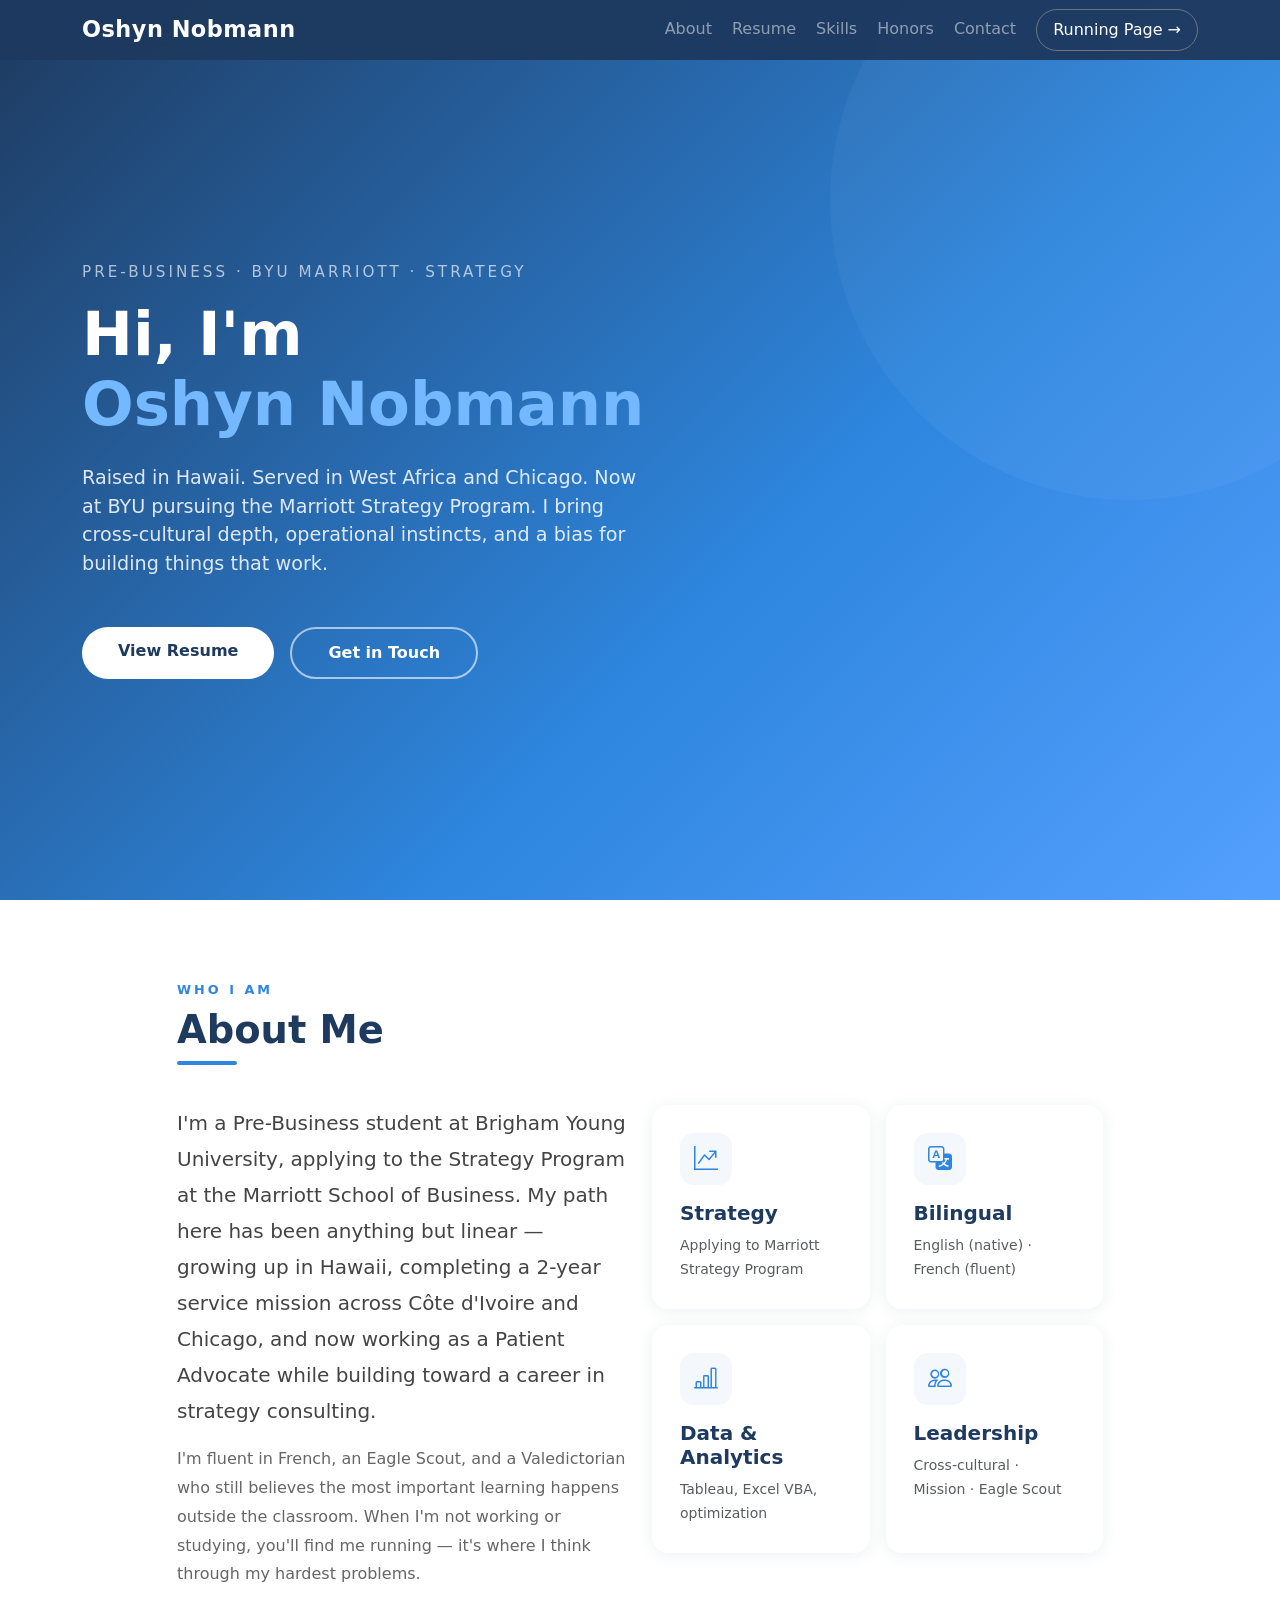
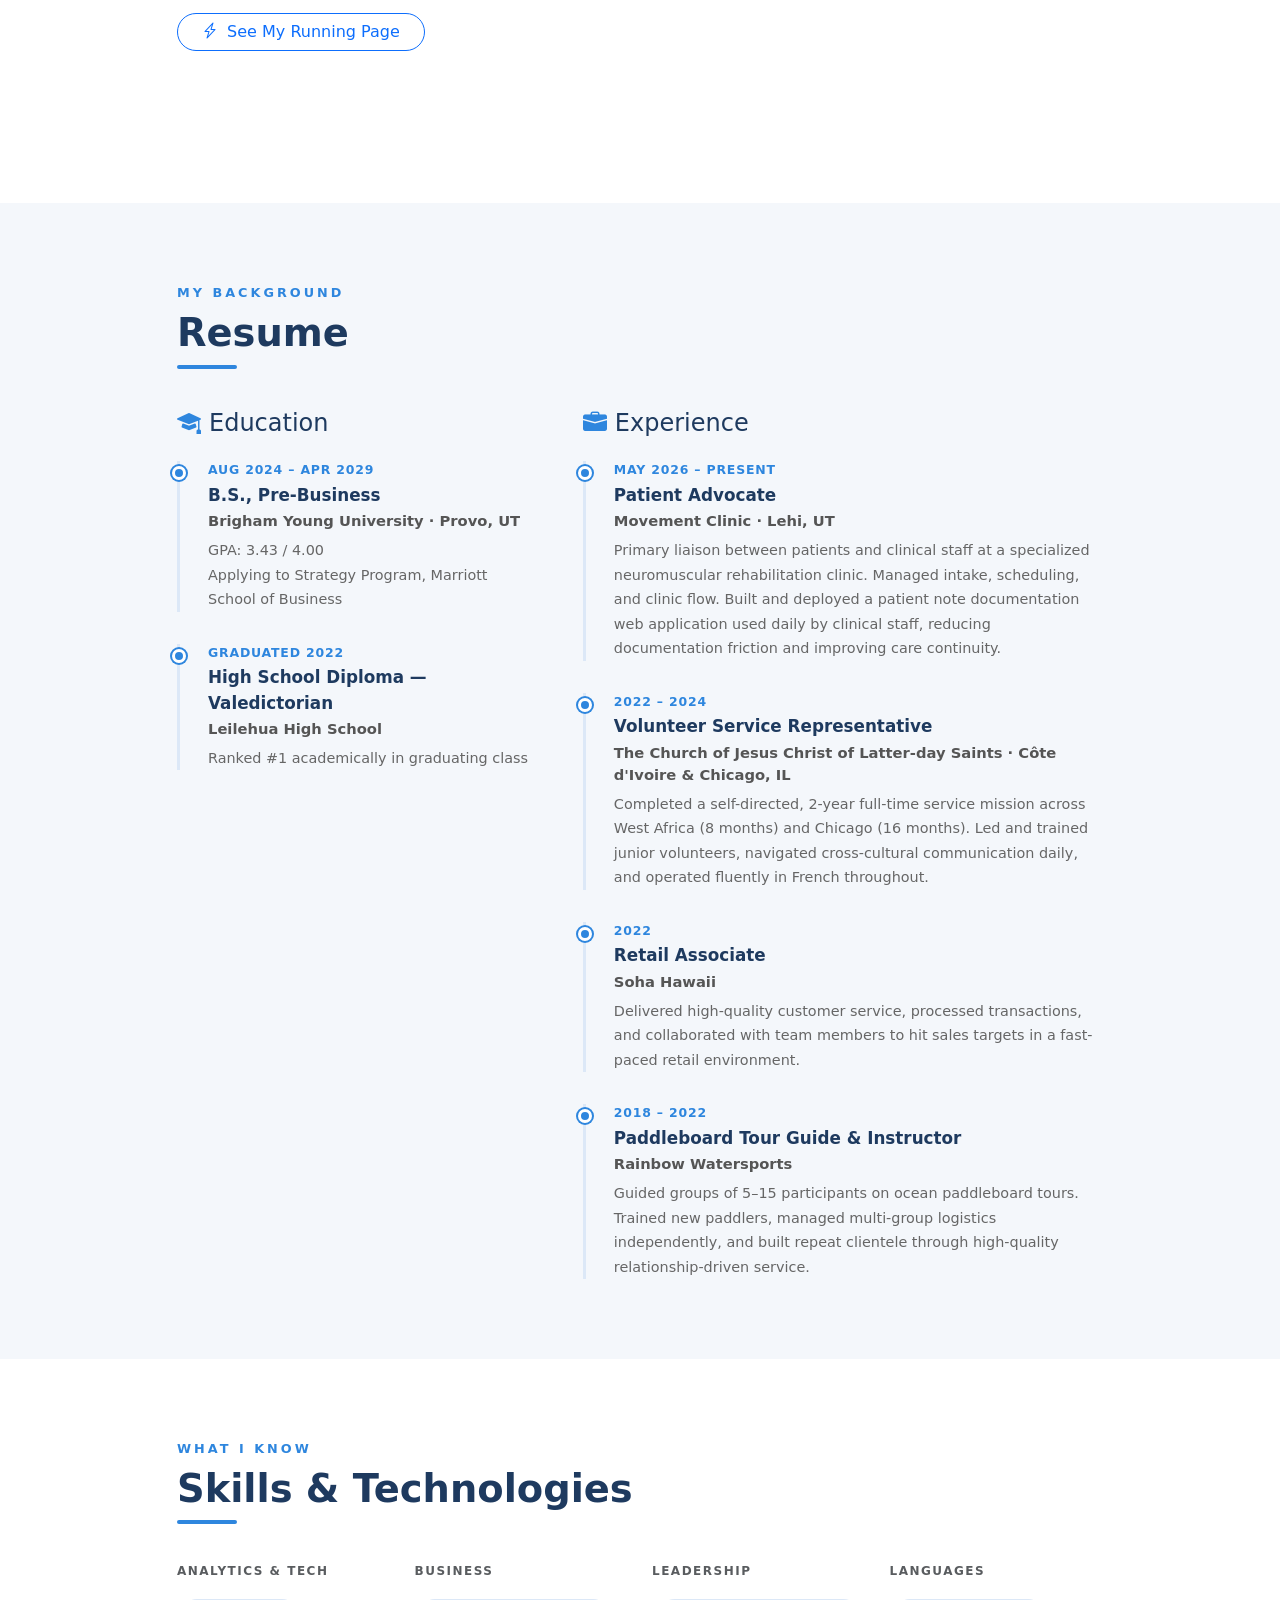
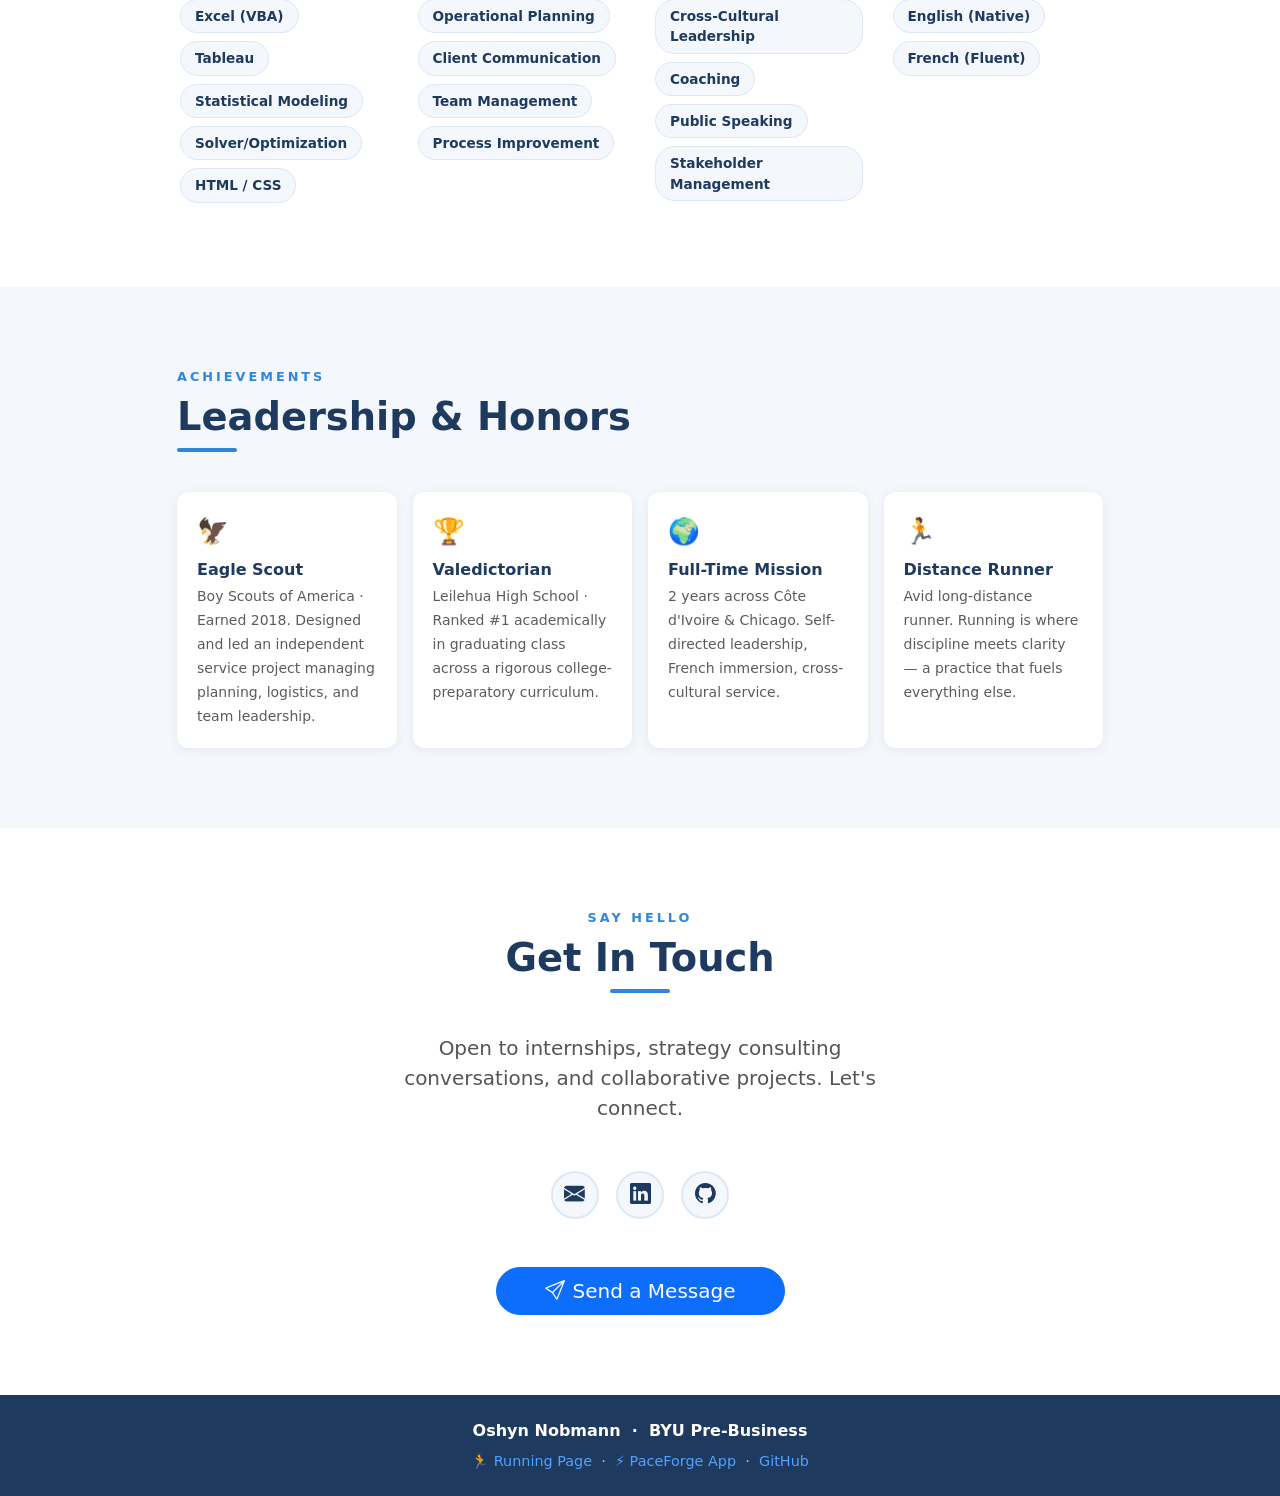
<file: index.html>
<!DOCTYPE html>
<html lang="en">
<head>
  <meta charset="UTF-8">
  <meta name="viewport" content="width=device-width, initial-scale=1.0">
  <title>Oshyn Nobmann | Portfolio</title>
  <link href="https://cdn.jsdelivr.net/npm/bootstrap@5.3.2/dist/css/bootstrap.min.css" rel="stylesheet">
  <link href="https://cdn.jsdelivr.net/npm/bootstrap-icons@1.11.3/font/bootstrap-icons.css" rel="stylesheet">
  <style>
    :root {
      --primary: #1e3a5f;
      --accent:  #2e86de;
      --accent2: #54a0ff;
      --light:   #f4f7fb;
    }

    html { scroll-behavior: smooth; }

    body {
      font-family: 'Segoe UI', system-ui, sans-serif;
      color: #333;
    }

    /* ── Navbar ── */
    .navbar {
      background: rgba(30, 58, 95, 0.96);
      backdrop-filter: blur(12px);
    }
    .navbar-brand {
      font-weight: 700;
      font-size: 1.4rem;
      letter-spacing: 0.5px;
    }
    .nav-link:hover { color: var(--accent2) !important; }

    /* ── Hero ── */
    .hero {
      background: linear-gradient(135deg, #1e3a5f 0%, #2e86de 60%, #54a0ff 100%);
      min-height: 100vh;
      display: flex;
      align-items: center;
      padding: 120px 0 80px;
      color: #fff;
      position: relative;
      overflow: hidden;
    }
    .hero::after {
      content: '';
      position: absolute;
      width: 600px; height: 600px;
      background: rgba(255,255,255,0.04);
      border-radius: 50%;
      right: -150px; top: -100px;
    }
    .hero h1 {
      font-size: clamp(2.4rem, 5vw, 3.8rem);
      font-weight: 800;
      line-height: 1.15;
    }
    .hero .subtitle {
      font-size: 1.2rem;
      opacity: 0.85;
      max-width: 560px;
    }
    .hero .tagline {
      font-size: 0.95rem;
      text-transform: uppercase;
      letter-spacing: 3px;
      opacity: 0.65;
    }
    .btn-hero-primary {
      background: #fff;
      color: var(--primary);
      font-weight: 700;
      padding: 12px 36px;
      border-radius: 50px;
      border: none;
      text-decoration: none;
      transition: transform 0.2s, box-shadow 0.2s;
      display: inline-block;
    }
    .btn-hero-primary:hover {
      transform: translateY(-2px);
      box-shadow: 0 8px 24px rgba(0,0,0,0.2);
      color: var(--primary);
    }
    .btn-hero-outline {
      background: transparent;
      color: #fff;
      font-weight: 600;
      padding: 12px 36px;
      border-radius: 50px;
      border: 2px solid rgba(255,255,255,0.6);
      text-decoration: none;
      display: inline-block;
      transition: background 0.2s, border-color 0.2s;
    }
    .btn-hero-outline:hover {
      background: rgba(255,255,255,0.15);
      border-color: #fff;
      color: #fff;
    }

    /* ── Section headings ── */
    .section-label {
      font-size: 0.8rem;
      font-weight: 700;
      text-transform: uppercase;
      letter-spacing: 3px;
      color: var(--accent);
      margin-bottom: 8px;
    }
    .section-title {
      font-size: clamp(1.8rem, 3vw, 2.4rem);
      font-weight: 800;
      color: var(--primary);
      margin-bottom: 0.5rem;
    }
    .title-underline {
      width: 60px;
      height: 4px;
      background: var(--accent);
      border-radius: 2px;
      margin-bottom: 2.5rem;
    }

    /* ── About cards ── */
    .about-card {
      border: none;
      border-radius: 16px;
      padding: 28px;
      background: #fff;
      box-shadow: 0 2px 16px rgba(30,58,95,0.08);
      transition: transform 0.25s, box-shadow 0.25s;
      height: 100%;
    }
    .about-card:hover {
      transform: translateY(-5px);
      box-shadow: 0 12px 32px rgba(30,58,95,0.14);
    }
    .about-card .icon-wrap {
      width: 52px; height: 52px;
      background: var(--light);
      border-radius: 14px;
      display: flex; align-items: center; justify-content: center;
      font-size: 1.5rem;
      color: var(--accent);
      margin-bottom: 16px;
    }
    .about-card h5 { font-weight: 700; color: var(--primary); }

    /* ── Timeline ── */
    .timeline { position: relative; }
    .timeline-item {
      padding-left: 28px;
      border-left: 3px solid #dce8f7;
      margin-bottom: 32px;
      position: relative;
    }
    .timeline-item:last-child { margin-bottom: 0; }
    .timeline-item::before {
      content: '';
      position: absolute;
      left: -8px; top: 5px;
      width: 14px; height: 14px;
      background: var(--accent);
      border: 3px solid #fff;
      border-radius: 50%;
      box-shadow: 0 0 0 2px var(--accent);
    }
    .timeline-date {
      font-size: 0.78rem;
      font-weight: 700;
      text-transform: uppercase;
      letter-spacing: 0.8px;
      color: var(--accent);
    }
    .timeline-title {
      font-weight: 700;
      font-size: 1.05rem;
      color: var(--primary);
      margin: 3px 0 2px;
    }
    .timeline-org {
      font-weight: 600;
      color: #555;
      font-size: 0.92rem;
    }
    .timeline-body {
      color: #666;
      font-size: 0.9rem;
      margin-top: 6px;
      line-height: 1.7;
    }

    /* ── Skills ── */
    .skill-chip {
      display: inline-block;
      background: var(--light);
      color: var(--primary);
      font-weight: 600;
      font-size: 0.85rem;
      padding: 6px 14px;
      border-radius: 20px;
      margin: 4px 3px;
      border: 1px solid #dce8f7;
      transition: background 0.2s, color 0.2s;
    }
    .skill-chip:hover {
      background: var(--accent);
      color: #fff;
      border-color: var(--accent);
    }

    /* ── Honor cards ── */
    .honor-card {
      border: none;
      border-radius: 12px;
      padding: 20px;
      background: #fff;
      box-shadow: 0 2px 12px rgba(30,58,95,0.07);
      height: 100%;
    }
    .honor-card .honor-icon {
      font-size: 1.6rem;
      margin-bottom: 10px;
    }
    .honor-card h6 { font-weight: 700; color: var(--primary); margin-bottom: 4px; }

    /* ── Social icons ── */
    .social-btn {
      display: inline-flex;
      align-items: center; justify-content: center;
      width: 48px; height: 48px;
      border-radius: 50%;
      background: var(--light);
      color: var(--primary);
      font-size: 1.3rem;
      text-decoration: none;
      margin: 0 6px;
      transition: background 0.2s, color 0.2s, transform 0.2s;
      border: 2px solid #dce8f7;
    }
    .social-btn:hover {
      background: var(--accent);
      color: #fff;
      border-color: var(--accent);
      transform: translateY(-3px);
    }

    /* ── Footer ── */
    footer {
      background: var(--primary);
      color: rgba(255,255,255,0.7);
    }
    footer a { color: var(--accent2); text-decoration: none; }
    footer a:hover { color: #fff; }

    .bg-soft { background: var(--light); }
  </style>
</head>
<body>

  <!-- ═══════════════════ NAVBAR ═══════════════════ -->
  <nav class="navbar navbar-expand-lg navbar-dark fixed-top">
    <div class="container">
      <a class="navbar-brand text-white" href="#home">Oshyn Nobmann</a>
      <button class="navbar-toggler" type="button" data-bs-toggle="collapse" data-bs-target="#mainNav">
        <span class="navbar-toggler-icon"></span>
      </button>
      <div class="collapse navbar-collapse" id="mainNav">
        <ul class="navbar-nav ms-auto gap-1">
          <li class="nav-item"><a class="nav-link text-white-50" href="#about">About</a></li>
          <li class="nav-item"><a class="nav-link text-white-50" href="#resume">Resume</a></li>
          <li class="nav-item"><a class="nav-link text-white-50" href="#skills">Skills</a></li>
          <li class="nav-item"><a class="nav-link text-white-50" href="#honors">Honors</a></li>
          <li class="nav-item"><a class="nav-link text-white-50" href="#contact">Contact</a></li>
          <li class="nav-item ms-2">
            <a class="nav-link text-white border border-secondary rounded-pill px-3" href="scratch.html">Running Page →</a>
          </li>
        </ul>
      </div>
    </div>
  </nav>

  <!-- ═══════════════════ HERO ═══════════════════ -->
  <section id="home" class="hero">
    <div class="container position-relative">
      <div class="row">
        <div class="col-lg-7">
          <p class="tagline mb-3">Pre-Business · BYU Marriott · Strategy</p>
          <h1 class="mb-4">
            Hi, I'm<br>
            <span style="color: #74b9ff;">Oshyn Nobmann</span>
          </h1>
          <p class="subtitle mb-5">
            Raised in Hawaii. Served in West Africa and Chicago. Now at BYU pursuing the Marriott Strategy Program. I bring cross-cultural depth, operational instincts, and a bias for building things that work.
          </p>
          <div class="d-flex flex-wrap gap-3">
            <a href="#resume" class="btn-hero-primary">View Resume</a>
            <a href="#contact" class="btn-hero-outline">Get in Touch</a>
          </div>
        </div>
      </div>
    </div>
  </section>

  <!-- ═══════════════════ ABOUT ═══════════════════ -->
  <section id="about" style="padding: 80px 0;">
    <div class="container">
      <div class="row justify-content-center mb-5">
        <div class="col-lg-10">
          <p class="section-label">Who I Am</p>
          <h2 class="section-title">About Me</h2>
          <div class="title-underline"></div>
          <div class="row g-4 mb-4">
            <div class="col-md-6">
              <p class="lead" style="color: #444; line-height: 1.8;">
                I'm a Pre-Business student at Brigham Young University, applying to the Strategy Program at the Marriott School of Business. My path here has been anything but linear — growing up in Hawaii, completing a 2-year service mission across Côte d'Ivoire and Chicago, and now working as a Patient Advocate while building toward a career in strategy consulting.
              </p>
              <p style="color: #666; line-height: 1.8;">
                I'm fluent in French, an Eagle Scout, and a Valedictorian who still believes the most important learning happens outside the classroom. When I'm not working or studying, you'll find me running — it's where I think through my hardest problems.
              </p>
              <a href="scratch.html" class="btn btn-outline-primary mt-2 rounded-pill px-4">
                <i class="bi bi-lightning-charge me-1"></i> See My Running Page
              </a>
            </div>
            <div class="col-md-6">
              <div class="row g-3">
                <div class="col-6">
                  <div class="about-card">
                    <div class="icon-wrap"><i class="bi bi-graph-up-arrow"></i></div>
                    <h5>Strategy</h5>
                    <small class="text-muted">Applying to Marriott Strategy Program</small>
                  </div>
                </div>
                <div class="col-6">
                  <div class="about-card">
                    <div class="icon-wrap"><i class="bi bi-translate"></i></div>
                    <h5>Bilingual</h5>
                    <small class="text-muted">English (native) · French (fluent)</small>
                  </div>
                </div>
                <div class="col-6">
                  <div class="about-card">
                    <div class="icon-wrap"><i class="bi bi-bar-chart-line"></i></div>
                    <h5>Data & Analytics</h5>
                    <small class="text-muted">Tableau, Excel VBA, optimization</small>
                  </div>
                </div>
                <div class="col-6">
                  <div class="about-card">
                    <div class="icon-wrap"><i class="bi bi-people"></i></div>
                    <h5>Leadership</h5>
                    <small class="text-muted">Cross-cultural · Mission · Eagle Scout</small>
                  </div>
                </div>
              </div>
            </div>
          </div>
        </div>
      </div>
    </div>
  </section>

  <!-- ═══════════════════ RESUME ═══════════════════ -->
  <section id="resume" class="bg-soft" style="padding: 80px 0;">
    <div class="container">
      <div class="row justify-content-center">
        <div class="col-lg-10">
          <p class="section-label">My Background</p>
          <h2 class="section-title">Resume</h2>
          <div class="title-underline"></div>

          <div class="row g-5">

            <!-- Education -->
            <div class="col-md-5">
              <h4 class="mb-4 d-flex align-items-center gap-2" style="color: var(--primary);">
                <i class="bi bi-mortarboard-fill" style="color: var(--accent);"></i> Education
              </h4>
              <div class="timeline">
                <div class="timeline-item">
                  <div class="timeline-date">Aug 2024 – Apr 2029</div>
                  <div class="timeline-title">B.S., Pre-Business</div>
                  <div class="timeline-org">Brigham Young University · Provo, UT</div>
                  <div class="timeline-body">
                    GPA: 3.43 / 4.00<br>
                    Applying to Strategy Program, Marriott School of Business
                  </div>
                </div>
                <div class="timeline-item">
                  <div class="timeline-date">Graduated 2022</div>
                  <div class="timeline-title">High School Diploma — Valedictorian</div>
                  <div class="timeline-org">Leilehua High School</div>
                  <div class="timeline-body">
                    Ranked #1 academically in graduating class
                  </div>
                </div>
              </div>
            </div>

            <!-- Experience -->
            <div class="col-md-7">
              <h4 class="mb-4 d-flex align-items-center gap-2" style="color: var(--primary);">
                <i class="bi bi-briefcase-fill" style="color: var(--accent);"></i> Experience
              </h4>
              <div class="timeline">

                <div class="timeline-item">
                  <div class="timeline-date">May 2026 – Present</div>
                  <div class="timeline-title">Patient Advocate</div>
                  <div class="timeline-org">Movement Clinic · Lehi, UT</div>
                  <div class="timeline-body">
                    Primary liaison between patients and clinical staff at a specialized neuromuscular rehabilitation clinic. Managed intake, scheduling, and clinic flow. Built and deployed a patient note documentation web application used daily by clinical staff, reducing documentation friction and improving care continuity.
                  </div>
                </div>

                <div class="timeline-item">
                  <div class="timeline-date">2022 – 2024</div>
                  <div class="timeline-title">Volunteer Service Representative</div>
                  <div class="timeline-org">The Church of Jesus Christ of Latter-day Saints · Côte d'Ivoire &amp; Chicago, IL</div>
                  <div class="timeline-body">
                    Completed a self-directed, 2-year full-time service mission across West Africa (8 months) and Chicago (16 months). Led and trained junior volunteers, navigated cross-cultural communication daily, and operated fluently in French throughout.
                  </div>
                </div>

                <div class="timeline-item">
                  <div class="timeline-date">2022</div>
                  <div class="timeline-title">Retail Associate</div>
                  <div class="timeline-org">Soha Hawaii</div>
                  <div class="timeline-body">
                    Delivered high-quality customer service, processed transactions, and collaborated with team members to hit sales targets in a fast-paced retail environment.
                  </div>
                </div>

                <div class="timeline-item">
                  <div class="timeline-date">2018 – 2022</div>
                  <div class="timeline-title">Paddleboard Tour Guide &amp; Instructor</div>
                  <div class="timeline-org">Rainbow Watersports</div>
                  <div class="timeline-body">
                    Guided groups of 5–15 participants on ocean paddleboard tours. Trained new paddlers, managed multi-group logistics independently, and built repeat clientele through high-quality relationship-driven service.
                  </div>
                </div>

              </div>
            </div>
          </div><!-- /row -->
        </div>
      </div>
    </div>
  </section>

  <!-- ═══════════════════ SKILLS ═══════════════════ -->
  <section id="skills" style="padding: 80px 0;">
    <div class="container">
      <div class="row justify-content-center">
        <div class="col-lg-10">
          <p class="section-label">What I Know</p>
          <h2 class="section-title">Skills &amp; Technologies</h2>
          <div class="title-underline"></div>
          <div class="row g-4">
            <div class="col-sm-6 col-md-3">
              <h6 class="text-muted fw-bold mb-3 text-uppercase" style="font-size: 0.75rem; letter-spacing: 1.5px;">Analytics &amp; Tech</h6>
              <div>
                <span class="skill-chip">Excel (VBA)</span>
                <span class="skill-chip">Tableau</span>
                <span class="skill-chip">Statistical Modeling</span>
                <span class="skill-chip">Solver/Optimization</span>
                <span class="skill-chip">HTML / CSS</span>
              </div>
            </div>
            <div class="col-sm-6 col-md-3">
              <h6 class="text-muted fw-bold mb-3 text-uppercase" style="font-size: 0.75rem; letter-spacing: 1.5px;">Business</h6>
              <div>
                <span class="skill-chip">Operational Planning</span>
                <span class="skill-chip">Client Communication</span>
                <span class="skill-chip">Team Management</span>
                <span class="skill-chip">Process Improvement</span>
              </div>
            </div>
            <div class="col-sm-6 col-md-3">
              <h6 class="text-muted fw-bold mb-3 text-uppercase" style="font-size: 0.75rem; letter-spacing: 1.5px;">Leadership</h6>
              <div>
                <span class="skill-chip">Cross-Cultural Leadership</span>
                <span class="skill-chip">Coaching</span>
                <span class="skill-chip">Public Speaking</span>
                <span class="skill-chip">Stakeholder Management</span>
              </div>
            </div>
            <div class="col-sm-6 col-md-3">
              <h6 class="text-muted fw-bold mb-3 text-uppercase" style="font-size: 0.75rem; letter-spacing: 1.5px;">Languages</h6>
              <div>
                <span class="skill-chip">English (Native)</span>
                <span class="skill-chip">French (Fluent)</span>
              </div>
            </div>
          </div>
        </div>
      </div>
    </div>
  </section>

  <!-- ═══════════════════ HONORS ═══════════════════ -->
  <section id="honors" class="bg-soft" style="padding: 80px 0;">
    <div class="container">
      <div class="row justify-content-center">
        <div class="col-lg-10">
          <p class="section-label">Achievements</p>
          <h2 class="section-title">Leadership &amp; Honors</h2>
          <div class="title-underline"></div>
          <div class="row g-3">
            <div class="col-sm-6 col-md-3">
              <div class="honor-card">
                <div class="honor-icon">🦅</div>
                <h6>Eagle Scout</h6>
                <small class="text-muted">Boy Scouts of America · Earned 2018. Designed and led an independent service project managing planning, logistics, and team leadership.</small>
              </div>
            </div>
            <div class="col-sm-6 col-md-3">
              <div class="honor-card">
                <div class="honor-icon">🏆</div>
                <h6>Valedictorian</h6>
                <small class="text-muted">Leilehua High School · Ranked #1 academically in graduating class across a rigorous college-preparatory curriculum.</small>
              </div>
            </div>
            <div class="col-sm-6 col-md-3">
              <div class="honor-card">
                <div class="honor-icon">🌍</div>
                <h6>Full-Time Mission</h6>
                <small class="text-muted">2 years across Côte d'Ivoire &amp; Chicago. Self-directed leadership, French immersion, cross-cultural service.</small>
              </div>
            </div>
            <div class="col-sm-6 col-md-3">
              <div class="honor-card">
                <div class="honor-icon">🏃</div>
                <h6>Distance Runner</h6>
                <small class="text-muted">Avid long-distance runner. Running is where discipline meets clarity — a practice that fuels everything else.</small>
              </div>
            </div>
          </div>
        </div>
      </div>
    </div>
  </section>

  <!-- ═══════════════════ CONTACT ═══════════════════ -->
  <section id="contact" style="padding: 80px 0;">
    <div class="container text-center">
      <div class="row justify-content-center">
        <div class="col-lg-6">
          <p class="section-label">Say Hello</p>
          <h2 class="section-title mx-auto">Get In Touch</h2>
          <div class="title-underline mx-auto"></div>
          <p class="lead mb-5" style="color: #555;">
            Open to internships, strategy consulting conversations, and collaborative projects. Let's connect.
          </p>
          <div class="mb-5">
            <a href="mailto:oshynnobmann@gmail.com" class="social-btn" title="Email">
              <i class="bi bi-envelope-fill"></i>
            </a>
            <a href="https://linkedin.com/in/oshyn-nobmann-523285250" class="social-btn" title="LinkedIn" target="_blank">
              <i class="bi bi-linkedin"></i>
            </a>
            <a href="https://github.com/onobmann" class="social-btn" title="GitHub" target="_blank">
              <i class="bi bi-github"></i>
            </a>
          </div>
          <a href="mailto:oshynnobmann@gmail.com" class="btn btn-primary btn-lg rounded-pill px-5">
            <i class="bi bi-send me-2"></i>Send a Message
          </a>
        </div>
      </div>
    </div>
  </section>

  <!-- ═══════════════════ FOOTER ═══════════════════ -->
  <footer class="py-4 text-center">
    <div class="container">
      <p class="mb-2 fw-semibold text-white">Oshyn Nobmann &nbsp;·&nbsp; BYU Pre-Business</p>
      <p class="mb-0" style="font-size: 0.9rem;">
        <a href="scratch.html">🏃 Running Page</a>
        &nbsp;·&nbsp;
        <a href="webapp.html">⚡ PaceForge App</a>
        &nbsp;·&nbsp;
        <a href="https://github.com/onobmann" target="_blank">GitHub</a>
      </p>
    </div>
  </footer>

  <script src="https://cdn.jsdelivr.net/npm/bootstrap@5.3.2/dist/js/bootstrap.bundle.min.js"></script>
</body>
</html>
</file>
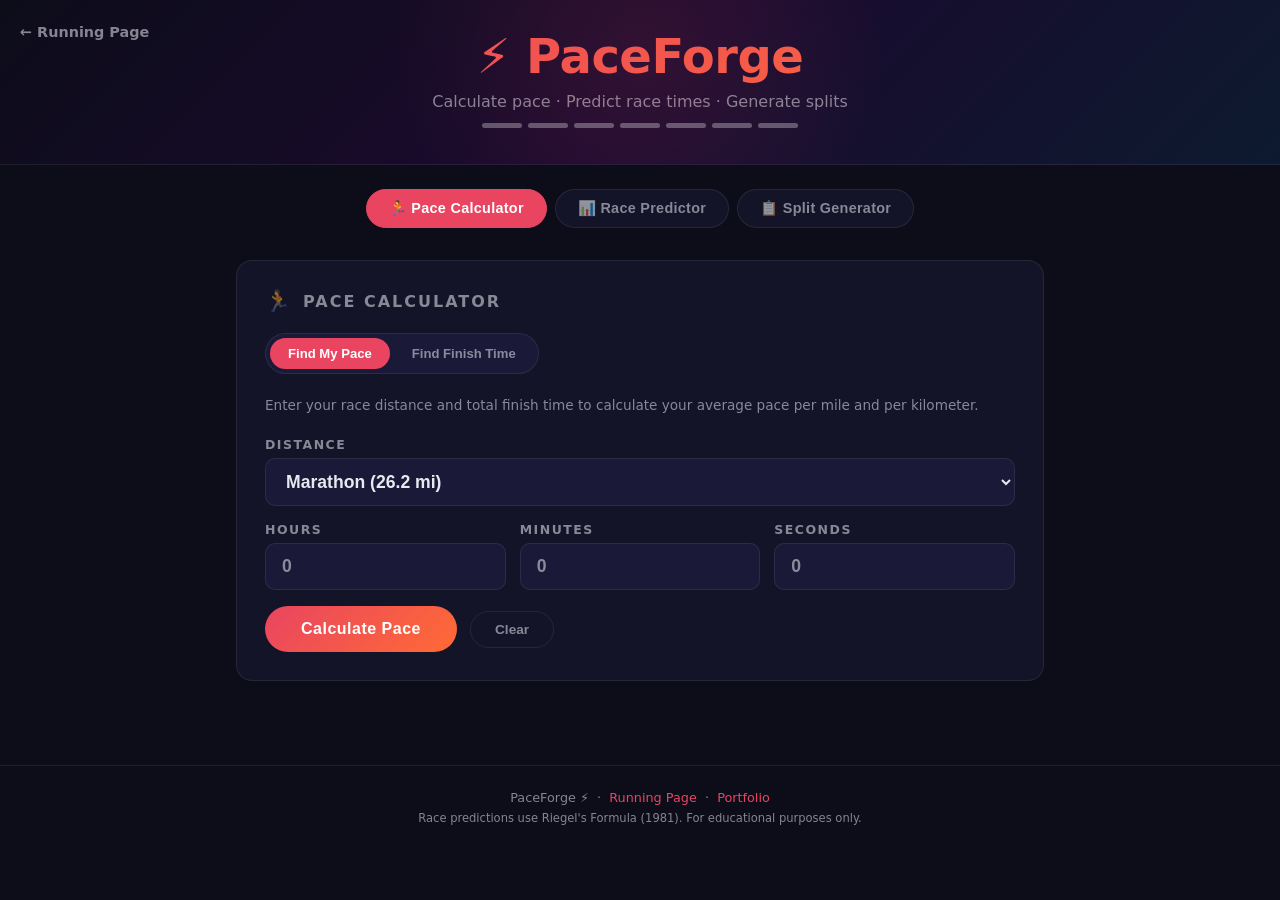
<file: webapp.html>
<!DOCTYPE html>
<html lang="en">
<!--
  webapp.html — PaceForge: Running Pace Calculator & Race Predictor
  ✓ Single page — all CSS, HTML, and JS in one file
  ✓ Linked from scratch.html
  ✓ Creative beyond a basic app:
      - Pace ↔ Time calculator (both directions)
      - Race predictor across 6 distances using Riegel's formula (T2 = T1 × (D2/D1)^1.06)
      - Mile-by-mile split generator with animated progress bars
      - "Famous runner comparison" benchmarks
      - Beautiful animated UI with running track theme
  AI-assisted and iteratively refined.
-->
<head>
  <meta charset="UTF-8">
  <meta name="viewport" content="width=device-width, initial-scale=1.0">
  <title>PaceForge ⚡ — Running Pace Calculator</title>
  <style>
    /* ══════════════════ RESET & BASE ══════════════════ */
    *, *::before, *::after { box-sizing: border-box; margin: 0; padding: 0; }

    :root {
      --bg:       #0d0d1a;
      --card:     #141428;
      --card2:    #1a1a38;
      --border:   rgba(255,255,255,0.08);
      --red:      #e94560;
      --orange:   #ff6b35;
      --blue:     #4fc3f7;
      --green:    #69f0ae;
      --text:     #e8e8f0;
      --muted:    rgba(232,232,240,0.55);
      --radius:   16px;
    }

    html { scroll-behavior: smooth; }

    body {
      font-family: 'Segoe UI', system-ui, sans-serif;
      background: var(--bg);
      color: var(--text);
      min-height: 100vh;
    }

    /* ══════════════════ HEADER ══════════════════ */
    .app-header {
      background: linear-gradient(135deg, #0d0d1a 0%, #1a0a2e 50%, #0d1a2e 100%);
      border-bottom: 1px solid var(--border);
      padding: 28px 24px 24px;
      text-align: center;
      position: relative;
      overflow: hidden;
    }
    .app-header::before {
      content: '';
      position: absolute;
      width: 500px; height: 500px;
      background: radial-gradient(circle, rgba(233,69,96,0.12) 0%, transparent 70%);
      top: -200px; left: 50%; transform: translateX(-50%);
      pointer-events: none;
    }
    .app-header h1 {
      font-size: clamp(2rem, 5vw, 3rem);
      font-weight: 800;
      background: linear-gradient(135deg, var(--red), var(--orange));
      -webkit-background-clip: text;
      -webkit-text-fill-color: transparent;
      background-clip: text;
      letter-spacing: -0.5px;
    }
    .app-header p {
      color: var(--muted);
      font-size: 1rem;
      margin-top: 8px;
    }
    .back-link {
      position: absolute;
      left: 20px; top: 24px;
      color: var(--muted);
      text-decoration: none;
      font-size: 0.9rem;
      font-weight: 600;
      transition: color 0.2s;
    }
    .back-link:hover { color: var(--red); }

    /* ══════════════════ TABS ══════════════════ */
    .tab-bar {
      display: flex;
      justify-content: center;
      gap: 8px;
      padding: 24px 16px 0;
      flex-wrap: wrap;
    }
    .tab-btn {
      background: var(--card);
      border: 1px solid var(--border);
      color: var(--muted);
      font-size: 0.9rem;
      font-weight: 700;
      padding: 10px 22px;
      border-radius: 50px;
      cursor: pointer;
      transition: background 0.2s, color 0.2s, border-color 0.2s;
      letter-spacing: 0.3px;
    }
    .tab-btn:hover { border-color: var(--red); color: var(--text); }
    .tab-btn.active {
      background: var(--red);
      border-color: var(--red);
      color: #fff;
    }

    /* ══════════════════ PANELS ══════════════════ */
    .panel { display: none; }
    .panel.active { display: block; }

    .container {
      max-width: 840px;
      margin: 0 auto;
      padding: 32px 16px 64px;
    }

    /* ══════════════════ CARDS ══════════════════ */
    .card {
      background: var(--card);
      border: 1px solid var(--border);
      border-radius: var(--radius);
      padding: 28px;
      margin-bottom: 20px;
    }
    .card-title {
      font-size: 1rem;
      font-weight: 700;
      color: var(--muted);
      text-transform: uppercase;
      letter-spacing: 2px;
      margin-bottom: 20px;
      display: flex;
      align-items: center;
      gap: 10px;
    }
    .card-title span { font-size: 1.3rem; }

    /* ══════════════════ FORM CONTROLS ══════════════════ */
    .form-row {
      display: flex;
      gap: 14px;
      flex-wrap: wrap;
      margin-bottom: 16px;
      align-items: flex-end;
    }
    .form-group {
      display: flex;
      flex-direction: column;
      gap: 6px;
      flex: 1;
      min-width: 120px;
    }
    label {
      font-size: 0.78rem;
      font-weight: 700;
      text-transform: uppercase;
      letter-spacing: 1.5px;
      color: var(--muted);
    }
    input[type="number"], select {
      background: var(--card2);
      border: 1px solid var(--border);
      color: var(--text);
      font-size: 1.1rem;
      font-weight: 600;
      padding: 12px 16px;
      border-radius: 10px;
      outline: none;
      width: 100%;
      transition: border-color 0.2s;
    }
    input[type="number"]:focus, select:focus {
      border-color: var(--red);
    }
    input[type="number"]::placeholder { color: var(--muted); }

    /* ══════════════════ BUTTONS ══════════════════ */
    .btn-calc {
      background: linear-gradient(135deg, var(--red), var(--orange));
      color: #fff;
      font-size: 1rem;
      font-weight: 700;
      padding: 14px 36px;
      border: none;
      border-radius: 50px;
      cursor: pointer;
      transition: transform 0.15s, box-shadow 0.15s, opacity 0.15s;
      letter-spacing: 0.5px;
    }
    .btn-calc:hover {
      transform: translateY(-2px);
      box-shadow: 0 8px 24px rgba(233,69,96,0.35);
    }
    .btn-calc:active { transform: translateY(0); opacity: 0.9; }

    .btn-secondary {
      background: transparent;
      color: var(--muted);
      font-size: 0.85rem;
      font-weight: 600;
      padding: 10px 24px;
      border: 1px solid var(--border);
      border-radius: 50px;
      cursor: pointer;
      transition: border-color 0.2s, color 0.2s;
      margin-left: 8px;
    }
    .btn-secondary:hover { border-color: var(--red); color: var(--red); }

    /* ══════════════════ RESULTS ══════════════════ */
    .result-box {
      background: linear-gradient(135deg, rgba(233,69,96,0.12), rgba(255,107,53,0.08));
      border: 1px solid rgba(233,69,96,0.3);
      border-radius: 14px;
      padding: 24px;
      margin-top: 20px;
      display: none;
    }
    .result-box.show { display: block; animation: fadeIn 0.35s ease; }

    @keyframes fadeIn { from { opacity:0; transform: translateY(8px); } to { opacity:1; transform: translateY(0); } }

    .result-main {
      font-size: clamp(2.2rem, 5vw, 3.4rem);
      font-weight: 800;
      background: linear-gradient(135deg, var(--red), var(--orange));
      -webkit-background-clip: text;
      -webkit-text-fill-color: transparent;
      background-clip: text;
      line-height: 1;
      margin-bottom: 6px;
    }
    .result-label {
      font-size: 0.82rem;
      font-weight: 700;
      text-transform: uppercase;
      letter-spacing: 2px;
      color: var(--muted);
    }
    .result-grid {
      display: grid;
      grid-template-columns: repeat(auto-fit, minmax(140px, 1fr));
      gap: 12px;
      margin-top: 16px;
    }
    .result-stat {
      background: rgba(255,255,255,0.04);
      border-radius: 10px;
      padding: 14px 16px;
      border: 1px solid var(--border);
    }
    .result-stat-val {
      font-size: 1.4rem;
      font-weight: 800;
      color: var(--blue);
    }
    .result-stat-lbl {
      font-size: 0.75rem;
      color: var(--muted);
      text-transform: uppercase;
      letter-spacing: 1px;
      margin-top: 4px;
    }

    /* ══════════════════ RACE TABLE ══════════════════ */
    .race-table {
      width: 100%;
      border-collapse: collapse;
      margin-top: 16px;
    }
    .race-table th {
      font-size: 0.75rem;
      font-weight: 700;
      text-transform: uppercase;
      letter-spacing: 1.5px;
      color: var(--muted);
      padding: 10px 14px;
      text-align: left;
      border-bottom: 1px solid var(--border);
    }
    .race-table td {
      padding: 12px 14px;
      border-bottom: 1px solid rgba(255,255,255,0.04);
      font-size: 0.95rem;
    }
    .race-table tr:hover td { background: rgba(255,255,255,0.03); }
    .race-table .pace-cell {
      font-weight: 700;
      color: var(--blue);
    }
    .race-table .time-cell {
      font-weight: 800;
      color: var(--text);
    }
    .race-table .diff-cell {
      font-size: 0.82rem;
      color: var(--green);
    }
    .input-race-badge {
      background: var(--red);
      color: #fff;
      font-size: 0.7rem;
      font-weight: 700;
      padding: 2px 8px;
      border-radius: 20px;
      margin-left: 8px;
      letter-spacing: 0.5px;
    }

    /* ══════════════════ SPLITS ══════════════════ */
    .splits-list {
      display: flex;
      flex-direction: column;
      gap: 8px;
      margin-top: 16px;
    }
    .split-row {
      display: flex;
      align-items: center;
      gap: 14px;
      animation: fadeIn 0.2s ease both;
    }
    .split-num {
      font-size: 0.75rem;
      font-weight: 700;
      color: var(--muted);
      width: 52px;
      flex-shrink: 0;
      text-align: right;
    }
    .split-bar-wrap {
      flex: 1;
      background: rgba(255,255,255,0.05);
      border-radius: 6px;
      height: 28px;
      overflow: hidden;
    }
    .split-bar {
      height: 100%;
      border-radius: 6px;
      display: flex;
      align-items: center;
      padding-left: 10px;
      font-size: 0.82rem;
      font-weight: 700;
      transition: width 0.6s ease;
    }
    .split-time {
      font-size: 0.88rem;
      font-weight: 700;
      color: var(--blue);
      width: 70px;
      flex-shrink: 0;
      text-align: right;
    }
    .split-cumulative {
      font-size: 0.75rem;
      color: var(--muted);
      width: 70px;
      flex-shrink: 0;
      text-align: right;
    }

    /* ══════════════════ BENCHMARKS ══════════════════ */
    .benchmark-grid {
      display: grid;
      grid-template-columns: repeat(auto-fit, minmax(200px, 1fr));
      gap: 12px;
      margin-top: 16px;
    }
    .benchmark-card {
      background: var(--card2);
      border: 1px solid var(--border);
      border-radius: 12px;
      padding: 16px;
      position: relative;
      overflow: hidden;
    }
    .benchmark-card .b-name {
      font-size: 0.88rem;
      font-weight: 700;
      color: var(--text);
      margin-bottom: 4px;
    }
    .benchmark-card .b-time {
      font-size: 1.3rem;
      font-weight: 800;
      color: var(--orange);
    }
    .benchmark-card .b-desc {
      font-size: 0.72rem;
      color: var(--muted);
      margin-top: 4px;
    }
    .benchmark-card .b-bar {
      height: 3px;
      background: linear-gradient(90deg, var(--red), var(--orange));
      border-radius: 2px;
      margin-top: 12px;
    }
    .your-marker {
      position: absolute;
      top: 0; right: 0;
      background: var(--green);
      color: #000;
      font-size: 0.65rem;
      font-weight: 800;
      padding: 3px 8px;
      letter-spacing: 0.5px;
    }

    /* ══════════════════ MODE TOGGLE ══════════════════ */
    .mode-toggle {
      display: flex;
      background: var(--card2);
      border: 1px solid var(--border);
      border-radius: 50px;
      padding: 4px;
      gap: 4px;
      width: fit-content;
      margin-bottom: 20px;
    }
    .mode-btn {
      font-size: 0.82rem;
      font-weight: 700;
      padding: 8px 18px;
      border-radius: 50px;
      border: none;
      cursor: pointer;
      background: transparent;
      color: var(--muted);
      transition: background 0.2s, color 0.2s;
    }
    .mode-btn.active {
      background: var(--red);
      color: #fff;
    }

    /* ══════════════════ DIVIDER ══════════════════ */
    .divider {
      border: none;
      border-top: 1px solid var(--border);
      margin: 24px 0;
    }

    /* ══════════════════ INFO TEXT ══════════════════ */
    .info-text {
      font-size: 0.85rem;
      color: var(--muted);
      line-height: 1.7;
      margin-bottom: 20px;
    }

    /* ══════════════════ ERROR ══════════════════ */
    .error-msg {
      color: var(--red);
      font-size: 0.88rem;
      font-weight: 600;
      margin-top: 12px;
      display: none;
    }
    .error-msg.show { display: block; }

    /* ══════════════════ TRACK DECORATION ══════════════════ */
    .track-deco {
      display: flex;
      justify-content: center;
      gap: 6px;
      padding: 12px 0;
      opacity: 0.3;
    }
    .track-deco span {
      width: 40px; height: 5px;
      background: #fff;
      border-radius: 3px;
    }

    /* ══════════════════ FOOTER ══════════════════ */
    .app-footer {
      text-align: center;
      color: var(--muted);
      font-size: 0.8rem;
      padding: 24px;
      border-top: 1px solid var(--border);
    }
    .app-footer a { color: var(--red); text-decoration: none; }
  </style>
</head>
<body>

  <!-- ════════════════════ HEADER ════════════════════ -->
  <div class="app-header">
    <a href="scratch.html" class="back-link">← Running Page</a>
    <h1>⚡ PaceForge</h1>
    <p>Calculate pace · Predict race times · Generate splits</p>
    <div class="track-deco">
      <span></span><span></span><span></span><span></span><span></span><span></span><span></span>
    </div>
  </div>

  <!-- ════════════════════ TABS ════════════════════ -->
  <div class="tab-bar">
    <button class="tab-btn active" onclick="switchTab('pace')">🏃 Pace Calculator</button>
    <button class="tab-btn" onclick="switchTab('predict')">📊 Race Predictor</button>
    <button class="tab-btn" onclick="switchTab('splits')">📋 Split Generator</button>
  </div>

  <!-- ════════════════════════════════════════════
       PANEL 1 — PACE CALCULATOR
  ════════════════════════════════════════════ -->
  <div id="panel-pace" class="panel active">
    <div class="container">

      <div class="card">
        <div class="card-title"><span>🏃</span> Pace Calculator</div>

        <!-- Mode toggle: calculate Pace OR calculate Finish Time -->
        <div class="mode-toggle">
          <button class="mode-btn active" id="mode-btn-pace" onclick="setMode('pace')">Find My Pace</button>
          <button class="mode-btn" id="mode-btn-time" onclick="setMode('time')">Find Finish Time</button>
        </div>

        <!-- Mode A: Given distance + finish time → compute pace -->
        <div id="mode-pace">
          <p class="info-text">Enter your race distance and total finish time to calculate your average pace per mile and per kilometer.</p>
          <div class="form-row">
            <div class="form-group">
              <label>Distance</label>
              <select id="dist-a">
                <option value="3.10686">5K (3.11 mi)</option>
                <option value="6.21371">10K (6.21 mi)</option>
                <option value="13.1094">Half Marathon (13.1 mi)</option>
                <option value="26.2188" selected>Marathon (26.2 mi)</option>
                <option value="custom">Custom…</option>
              </select>
            </div>
            <div class="form-group" id="custom-dist-group-a" style="display:none;">
              <label>Miles</label>
              <input type="number" id="custom-dist-a" placeholder="e.g. 10" min="0.1" step="0.01">
            </div>
          </div>
          <div class="form-row">
            <div class="form-group">
              <label>Hours</label>
              <input type="number" id="hours-a" placeholder="0" min="0" max="24">
            </div>
            <div class="form-group">
              <label>Minutes</label>
              <input type="number" id="mins-a" placeholder="0" min="0" max="59">
            </div>
            <div class="form-group">
              <label>Seconds</label>
              <input type="number" id="secs-a" placeholder="0" min="0" max="59">
            </div>
          </div>
          <div class="error-msg" id="err-a">Please enter a valid time (at least one field > 0).</div>
          <button class="btn-calc" onclick="calcPace()">Calculate Pace</button>
          <button class="btn-secondary" onclick="clearPace()">Clear</button>

          <div class="result-box" id="result-a">
            <div class="result-label">Average Pace per Mile</div>
            <div class="result-main" id="pace-mi">–</div>
            <div class="result-grid">
              <div class="result-stat">
                <div class="result-stat-val" id="pace-km">–</div>
                <div class="result-stat-lbl">per Kilometer</div>
              </div>
              <div class="result-stat">
                <div class="result-stat-val" id="pace-mph">–</div>
                <div class="result-stat-lbl">Miles / Hour</div>
              </div>
              <div class="result-stat">
                <div class="result-stat-val" id="pace-kph">–</div>
                <div class="result-stat-lbl">km / Hour</div>
              </div>
              <div class="result-stat">
                <div class="result-stat-val" id="pace-total">–</div>
                <div class="result-stat-lbl">Total Time</div>
              </div>
            </div>
            <div id="pace-benchmark" style="margin-top:16px;"></div>
          </div>
        </div>

        <!-- Mode B: Given pace + distance → compute finish time -->
        <div id="mode-time" style="display:none;">
          <p class="info-text">Enter your target pace and race distance to calculate your projected finish time.</p>
          <div class="form-row">
            <div class="form-group">
              <label>Distance</label>
              <select id="dist-b">
                <option value="3.10686">5K</option>
                <option value="6.21371">10K</option>
                <option value="13.1094">Half Marathon</option>
                <option value="26.2188" selected>Marathon</option>
                <option value="custom">Custom…</option>
              </select>
            </div>
            <div class="form-group" id="custom-dist-group-b" style="display:none;">
              <label>Miles</label>
              <input type="number" id="custom-dist-b" placeholder="e.g. 10" min="0.1" step="0.01">
            </div>
          </div>
          <div class="form-row">
            <div class="form-group">
              <label>Pace (min / mile)</label>
              <input type="number" id="pace-min-b" placeholder="e.g. 9" min="1" max="59">
            </div>
            <div class="form-group">
              <label>Pace (sec / mile)</label>
              <input type="number" id="pace-sec-b" placeholder="e.g. 30" min="0" max="59">
            </div>
          </div>
          <div class="error-msg" id="err-b">Please enter a valid pace.</div>
          <button class="btn-calc" onclick="calcTime()">Calculate Finish Time</button>
          <button class="btn-secondary" onclick="clearTime()">Clear</button>

          <div class="result-box" id="result-b">
            <div class="result-label">Projected Finish Time</div>
            <div class="result-main" id="finish-time">–</div>
            <div class="result-grid">
              <div class="result-stat">
                <div class="result-stat-val" id="b-pace-km">–</div>
                <div class="result-stat-lbl">per Kilometer</div>
              </div>
              <div class="result-stat">
                <div class="result-stat-val" id="b-speed-mph">–</div>
                <div class="result-stat-lbl">Miles / Hour</div>
              </div>
              <div class="result-stat">
                <div class="result-stat-val" id="b-speed-kph">–</div>
                <div class="result-stat-lbl">km / Hour</div>
              </div>
            </div>
          </div>
        </div>

      </div><!-- /card -->

    </div>
  </div>

  <!-- ════════════════════════════════════════════
       PANEL 2 — RACE PREDICTOR
  ════════════════════════════════════════════ -->
  <div id="panel-predict" class="panel">
    <div class="container">
      <div class="card">
        <div class="card-title"><span>📊</span> Race Time Predictor</div>
        <p class="info-text">
          Enter a recent race result and we'll predict your finish times for all major distances using
          <strong>Riegel's Formula</strong>: T₂ = T₁ × (D₂/D₁)^1.06. This accounts for the
          disproportionate fatigue cost of longer distances.
        </p>
        <div class="form-row">
          <div class="form-group">
            <label>I ran a…</label>
            <select id="pred-dist">
              <option value="5">5K</option>
              <option value="10">10K</option>
              <option value="21.0975">Half Marathon</option>
              <option value="42.195">Marathon</option>
            </select>
          </div>
          <div class="form-group">
            <label>Hours</label>
            <input type="number" id="pred-h" placeholder="0" min="0" max="24">
          </div>
          <div class="form-group">
            <label>Minutes</label>
            <input type="number" id="pred-m" placeholder="25" min="0" max="59">
          </div>
          <div class="form-group">
            <label>Seconds</label>
            <input type="number" id="pred-s" placeholder="30" min="0" max="59">
          </div>
        </div>
        <div class="error-msg" id="err-pred">Please enter a valid time.</div>
        <button class="btn-calc" onclick="predictRaces()">Predict My Times</button>
        <button class="btn-secondary" onclick="clearPredict()">Clear</button>

        <div class="result-box" id="result-pred">
          <table class="race-table" id="pred-table">
            <thead>
              <tr>
                <th>Race</th>
                <th>Predicted Time</th>
                <th>Avg Pace / mi</th>
                <th>vs World Record</th>
              </tr>
            </thead>
            <tbody id="pred-tbody"></tbody>
          </table>
          <p style="font-size:0.75rem; color:var(--muted); margin-top:16px;">
            * Predictions assume consistent training. Individual results vary based on course profile, conditions, and fitness.
          </p>
        </div>
      </div>

      <!-- FAMOUS BENCHMARKS CARD -->
      <div class="card">
        <div class="card-title"><span>🌍</span> Famous Marathon Benchmarks</div>
        <p class="info-text">See how the world's greatest marathon runners have defined the limits of human performance.</p>
        <div class="benchmark-grid" id="benchmark-grid">
          <!-- Populated by JS -->
        </div>
      </div>

    </div>
  </div>

  <!-- ════════════════════════════════════════════
       PANEL 3 — SPLIT GENERATOR
  ════════════════════════════════════════════ -->
  <div id="panel-splits" class="panel">
    <div class="container">
      <div class="card">
        <div class="card-title"><span>📋</span> Split Generator</div>
        <p class="info-text">
          Generate an even-pace split plan for any race. Knowing your splits in advance makes
          pacing decisions during the race automatic.
        </p>
        <div class="form-row">
          <div class="form-group">
            <label>Race Distance</label>
            <select id="split-dist" onchange="updateSplitUnits()">
              <option value="3.10686">5K</option>
              <option value="6.21371">10K</option>
              <option value="13.1094">Half Marathon</option>
              <option value="26.2188" selected>Marathon</option>
              <option value="custom">Custom…</option>
            </select>
          </div>
          <div class="form-group" id="custom-split-group" style="display:none;">
            <label>Miles</label>
            <input type="number" id="custom-split" placeholder="e.g. 10" min="0.1" step="0.01">
          </div>
          <div class="form-group">
            <label>Goal Hours</label>
            <input type="number" id="split-h" placeholder="3" min="0">
          </div>
          <div class="form-group">
            <label>Goal Minutes</label>
            <input type="number" id="split-m" placeholder="30" min="0" max="59">
          </div>
          <div class="form-group">
            <label>Goal Seconds</label>
            <input type="number" id="split-s" placeholder="0" min="0" max="59">
          </div>
        </div>
        <div class="form-row">
          <div class="form-group" style="max-width:200px;">
            <label>Show splits per</label>
            <select id="split-unit">
              <option value="mile">Mile</option>
              <option value="km">Kilometer</option>
            </select>
          </div>
          <div class="form-group" style="max-width:200px;">
            <label>Strategy</label>
            <select id="split-strategy">
              <option value="even">Even Pace</option>
              <option value="negative">Negative Split (last half faster)</option>
              <option value="positive">Positive Split (start faster)</option>
            </select>
          </div>
        </div>
        <div class="error-msg" id="err-splits">Please enter a valid goal time.</div>
        <button class="btn-calc" onclick="generateSplits()">Generate Splits</button>
        <button class="btn-secondary" onclick="clearSplits()">Clear</button>

        <div class="result-box" id="result-splits">
          <div style="display:flex; justify-content:space-between; align-items:center; margin-bottom:8px; flex-wrap:wrap; gap:8px;">
            <div>
              <div class="result-label">Even Pace Target</div>
              <div class="result-main" id="split-pace-display">–</div>
            </div>
            <div style="text-align:right;">
              <div class="result-label">Goal Finish</div>
              <div style="font-size:1.6rem; font-weight:800; color:var(--green);" id="split-goal-display">–</div>
            </div>
          </div>
          <hr class="divider">
          <div style="display:grid; grid-template-columns: 52px 1fr 70px 70px; gap: 6px; font-size:0.7rem; font-weight:700; text-transform:uppercase; letter-spacing:1px; color:var(--muted); padding: 0 0 8px 0;">
            <span>Mile</span><span></span><span style="text-align:right;">Split</span><span style="text-align:right;">Total</span>
          </div>
          <div class="splits-list" id="splits-list"></div>
        </div>
      </div>
    </div>
  </div>

  <!-- ════════════════════ FOOTER ════════════════════ -->
  <div class="app-footer">
    <p>PaceForge ⚡ &nbsp;·&nbsp; <a href="scratch.html">Running Page</a> &nbsp;·&nbsp; <a href="index.html">Portfolio</a></p>
    <p style="margin-top:6px; font-size:0.72rem;">Race predictions use Riegel's Formula (1981). For educational purposes only.</p>
  </div>

  <script>
    /* ══════════════════════════════════════════
       UTILITY FUNCTIONS
    ══════════════════════════════════════════ */

    // Convert total seconds to H:MM:SS or M:SS string
    function secsToString(totalSecs, alwaysHours = false) {
      const h = Math.floor(totalSecs / 3600);
      const m = Math.floor((totalSecs % 3600) / 60);
      const s = Math.round(totalSecs % 60);
      const mm = String(m).padStart(2,'0');
      const ss = String(s).padStart(2,'0');
      if (h > 0 || alwaysHours) return `${h}:${mm}:${ss}`;
      return `${m}:${ss}`;
    }

    // Pace per mile → "M:SS /mi"
    function formatPace(secsPerMile) {
      const m = Math.floor(secsPerMile / 60);
      const s = Math.round(secsPerMile % 60);
      return `${m}:${String(s).padStart(2,'0')}`;
    }

    function getInputSecs(hId, mId, sId) {
      const h = parseFloat(document.getElementById(hId).value) || 0;
      const m = parseFloat(document.getElementById(mId).value) || 0;
      const s = parseFloat(document.getElementById(sId).value) || 0;
      return h * 3600 + m * 60 + s;
    }

    function getDistMiles(selectId, customId) {
      const sel = document.getElementById(selectId).value;
      if (sel === 'custom') {
        const v = parseFloat(document.getElementById(customId).value);
        return isNaN(v) ? null : v;
      }
      return parseFloat(sel);
    }

    /* ══════════════════════════════════════════
       TAB SWITCHING
    ══════════════════════════════════════════ */
    function switchTab(tab) {
      document.querySelectorAll('.panel').forEach(p => p.classList.remove('active'));
      document.querySelectorAll('.tab-btn').forEach(b => b.classList.remove('active'));
      document.getElementById('panel-' + tab).classList.add('active');
      event.target.classList.add('active');
      if (tab === 'predict') renderBenchmarks();
    }

    /* ══════════════════════════════════════════
       MODE TOGGLE (Pace Calculator)
    ══════════════════════════════════════════ */
    let currentMode = 'pace';
    function setMode(m) {
      currentMode = m;
      document.getElementById('mode-pace').style.display = m === 'pace' ? '' : 'none';
      document.getElementById('mode-time').style.display = m === 'time' ? '' : 'none';
      document.getElementById('mode-btn-pace').classList.toggle('active', m === 'pace');
      document.getElementById('mode-btn-time').classList.toggle('active', m === 'time');
    }

    // Show/hide custom distance inputs
    document.getElementById('dist-a').addEventListener('change', function() {
      document.getElementById('custom-dist-group-a').style.display = this.value === 'custom' ? '' : 'none';
    });
    document.getElementById('dist-b').addEventListener('change', function() {
      document.getElementById('custom-dist-group-b').style.display = this.value === 'custom' ? '' : 'none';
    });
    document.getElementById('split-dist').addEventListener('change', function() {
      document.getElementById('custom-split-group').style.display = this.value === 'custom' ? '' : 'none';
    });

    /* ══════════════════════════════════════════
       PANEL 1 — PACE CALCULATOR
    ══════════════════════════════════════════ */
    function calcPace() {
      const err = document.getElementById('err-a');
      const res = document.getElementById('result-a');
      err.classList.remove('show');
      res.classList.remove('show');

      const totalSecs = getInputSecs('hours-a', 'mins-a', 'secs-a');
      if (totalSecs <= 0) { err.classList.add('show'); return; }

      const dist = getDistMiles('dist-a', 'custom-dist-a');
      if (!dist || dist <= 0) { err.textContent = 'Please enter a valid distance.'; err.classList.add('show'); return; }

      const secsPerMile = totalSecs / dist;
      const secsPerKm   = secsPerMile / 1.60934;
      const mph  = (dist / (totalSecs / 3600)).toFixed(2);
      const kph  = (dist * 1.60934 / (totalSecs / 3600)).toFixed(2);

      document.getElementById('pace-mi').textContent = formatPace(secsPerMile) + ' /mi';
      document.getElementById('pace-km').textContent = formatPace(secsPerKm) + ' /km';
      document.getElementById('pace-mph').textContent = mph + ' mph';
      document.getElementById('pace-kph').textContent = kph + ' kph';
      document.getElementById('pace-total').textContent = secsToString(totalSecs, true);

      // Benchmark comparison
      const marathonSecs = (dist === 26.2188) ? totalSecs : totalSecs * Math.pow(26.2188 / dist, 1.06);
      document.getElementById('pace-benchmark').innerHTML = getBenchmarkComment(marathonSecs);

      res.classList.add('show');
    }

    function clearPace() {
      ['hours-a','mins-a','secs-a'].forEach(id => document.getElementById(id).value = '');
      document.getElementById('result-a').classList.remove('show');
      document.getElementById('err-a').classList.remove('show');
    }

    function calcTime() {
      const err = document.getElementById('err-b');
      const res = document.getElementById('result-b');
      err.classList.remove('show');
      res.classList.remove('show');

      const paceMin = parseFloat(document.getElementById('pace-min-b').value) || 0;
      const paceSec = parseFloat(document.getElementById('pace-sec-b').value) || 0;
      const paceSecsPerMile = paceMin * 60 + paceSec;
      if (paceSecsPerMile <= 0) { err.classList.add('show'); return; }

      const dist = getDistMiles('dist-b', 'custom-dist-b');
      if (!dist || dist <= 0) { err.textContent = 'Please enter a valid distance.'; err.classList.add('show'); return; }

      const totalSecs   = paceSecsPerMile * dist;
      const secsPerKm   = paceSecsPerMile / 1.60934;
      const mph  = (3600 / paceSecsPerMile).toFixed(2);
      const kph  = (3600 / paceSecsPerMile * 1.60934).toFixed(2);

      document.getElementById('finish-time').textContent = secsToString(totalSecs, true);
      document.getElementById('b-pace-km').textContent   = formatPace(secsPerKm) + ' /km';
      document.getElementById('b-speed-mph').textContent = mph + ' mph';
      document.getElementById('b-speed-kph').textContent = kph + ' kph';

      res.classList.add('show');
    }

    function clearTime() {
      ['pace-min-b','pace-sec-b'].forEach(id => document.getElementById(id).value = '');
      document.getElementById('result-b').classList.remove('show');
      document.getElementById('err-b').classList.remove('show');
    }

    function getBenchmarkComment(projectedMarathonSecs) {
      const mins = projectedMarathonSecs / 60;
      let msg = '';
      if (mins < 130) msg = '🌟 World-class elite territory!';
      else if (mins < 180) msg = '🔥 Sub-3 hour marathon level — exceptional!';
      else if (mins < 210) msg = '💪 Strong competitive performance!';
      else if (mins < 240) msg = '👏 Solid runner — sub-4 hour territory!';
      else if (mins < 300) msg = '🎉 Great effort — completing a marathon is an achievement!';
      else msg = '🏃 Keep training — every mile builds toward your goal!';
      return `<div style="font-size:0.9rem; color:var(--green); font-weight:600; margin-top:8px;">${msg}</div>`;
    }

    /* ══════════════════════════════════════════
       PANEL 2 — RACE PREDICTOR
    ══════════════════════════════════════════ */
    const RACES = [
      { name: '1 Mile',        distKm: 1.60934,  distMi: 1,       wr: 222   },  // 3:43.13
      { name: '5K',            distKm: 5,         distMi: 3.10686, wr: 757   },  // 12:37
      { name: '10K',           distKm: 10,        distMi: 6.21371, wr: 1577  },  // 26:17
      { name: 'Half Marathon', distKm: 21.0975,   distMi: 13.1094, wr: 3476  },  // 57:56
      { name: 'Marathon',      distKm: 42.195,    distMi: 26.2188, wr: 7160  },  // 1:59:40
    ];

    function predictRaces() {
      const err = document.getElementById('err-pred');
      const res = document.getElementById('result-pred');
      err.classList.remove('show');
      res.classList.remove('show');

      const inputSecs  = getInputSecs('pred-h', 'pred-m', 'pred-s');
      if (inputSecs <= 0) { err.classList.add('show'); return; }
      const inputDistKm = parseFloat(document.getElementById('pred-dist').value);

      const tbody = document.getElementById('pred-tbody');
      tbody.innerHTML = '';

      RACES.forEach(race => {
        const predicted = inputSecs * Math.pow(race.distKm / inputDistKm, 1.06);
        const pacePerMi = predicted / race.distMi;
        const pctAboveWR = ((predicted / race.wr - 1) * 100).toFixed(1);
        const isInput = race.distKm === inputDistKm;

        const tr = document.createElement('tr');
        tr.innerHTML = `
          <td>${race.name}${isInput ? '<span class="input-race-badge">YOUR INPUT</span>' : ''}</td>
          <td class="time-cell">${secsToString(predicted, predicted >= 3600)}</td>
          <td class="pace-cell">${formatPace(pacePerMi)} /mi</td>
          <td class="diff-cell">+${pctAboveWR}% above WR</td>
        `;
        tbody.appendChild(tr);
      });

      res.classList.add('show');
    }

    function clearPredict() {
      ['pred-h','pred-m','pred-s'].forEach(id => document.getElementById(id).value = '');
      document.getElementById('result-pred').classList.remove('show');
      document.getElementById('err-pred').classList.remove('show');
    }

    const BENCHMARKS = [
      { name: 'Sabastian Sawe',     time: '1:59:30', secs: 7170,  desc: 'London Marathon 2026 — Official WR (M), first sub-2 in a sanctioned race' },
      { name: 'Eliud Kipchoge',    time: '1:59:40', secs: 7180,  desc: 'Ineos 1:59 Challenge, Vienna 2019 (unofficial)' },
      { name: 'Tigst Assefa',      time: '2:11:53', secs: 7913,  desc: 'Berlin Marathon 2023 — Official WR (W)' },
      { name: 'Sub-3 Hour',        time: '2:59:59', secs: 10799, desc: 'Top ~2% of all marathon finishers' },
      { name: 'Sub-4 Hour',        time: '3:59:59', secs: 14399, desc: 'Top ~15% of all marathon finishers' },
      { name: 'Average Finisher',  time: '4:29:00', secs: 16140, desc: 'Global marathon average across all genders' },
    ];

    function renderBenchmarks() {
      const grid = document.getElementById('benchmark-grid');
      if (grid.children.length) return; // already rendered
      BENCHMARKS.forEach(b => {
        const div = document.createElement('div');
        div.className = 'benchmark-card';
        div.innerHTML = `
          <div class="b-name">${b.name}</div>
          <div class="b-time">${b.time}</div>
          <div class="b-desc">${b.desc}</div>
          <div class="b-bar"></div>
        `;
        grid.appendChild(div);
      });
    }

    /* ══════════════════════════════════════════
       PANEL 3 — SPLIT GENERATOR
    ══════════════════════════════════════════ */
    function generateSplits() {
      const err  = document.getElementById('err-splits');
      const res  = document.getElementById('result-splits');
      err.classList.remove('show');
      res.classList.remove('show');

      const goalSecs = getInputSecs('split-h', 'split-m', 'split-s');
      if (goalSecs <= 0) { err.classList.add('show'); return; }

      const dist = getDistMiles('split-dist', 'custom-split');
      if (!dist || dist <= 0) { err.textContent = 'Please enter a valid distance.'; err.classList.add('show'); return; }

      const unit      = document.getElementById('split-unit').value;
      const strategy  = document.getElementById('split-strategy').value;

      // Convert dist to appropriate units
      const distInUnit = unit === 'mile' ? dist : dist * 1.60934;
      const numSplits  = Math.floor(distInUnit);
      const remainder  = distInUnit - numSplits;

      const secsPerUnit = goalSecs / distInUnit;

      // Strategy multipliers
      let multipliers = [];
      for (let i = 0; i <= numSplits; i++) {
        if (strategy === 'even') {
          multipliers.push(1);
        } else if (strategy === 'negative') {
          // First half ~2% slower, second half ~2% faster
          const half = distInUnit / 2;
          multipliers.push(i < half ? 1.02 : 0.98);
        } else { // positive
          const half = distInUnit / 2;
          multipliers.push(i < half ? 0.97 : 1.03);
        }
      }

      // Normalize so total time = goalSecs
      const rawTotal = multipliers.slice(0, numSplits).reduce((a,b) => a + b, 0) * secsPerUnit
                       + (remainder > 0 ? multipliers[numSplits] * secsPerUnit * remainder : 0);
      const normFactor = goalSecs / rawTotal;

      const evenPace = secsPerUnit;
      document.getElementById('split-pace-display').textContent = formatPace(unit === 'mile' ? evenPace : evenPace / 1.60934 * 1.60934) + ` /${unit}`;
      document.getElementById('split-goal-display').textContent = secsToString(goalSecs, goalSecs >= 3600);

      const list = document.getElementById('splits-list');
      list.innerHTML = '';

      let cumSecs = 0;
      const maxSplit = secsPerUnit * 1.08; // for bar scaling

      for (let i = 0; i <= numSplits; i++) {
        const isLast = (i === numSplits && remainder > 0);
        if (isLast && remainder < 0.01) break;

        const frac      = isLast ? remainder : 1;
        const thisSecs  = secsPerUnit * frac * multipliers[i] * normFactor;
        cumSecs += thisSecs;

        const label = isLast ? `${unit === 'mile' ? 'Fin' : 'Fin'}` : `${unit === 'mile' ? 'Mi' : 'km'} ${i+1}`;
        const barPct = Math.min((thisSecs / maxSplit) * 100, 100);

        // Color: green = fast, orange = on pace, red = slow
        const deviation = (thisSecs / (secsPerUnit * frac) - 1);
        const barColor = deviation < -0.015 ? 'var(--green)' :
                         deviation > 0.015  ? 'var(--red)' :
                         'var(--blue)';

        const row = document.createElement('div');
        row.className = 'split-row';
        row.style.animationDelay = (i * 0.04) + 's';
        row.innerHTML = `
          <div class="split-num">${label}</div>
          <div class="split-bar-wrap">
            <div class="split-bar" style="width:${barPct}%; background:${barColor}20; color:${barColor};">
              ${formatPace(thisSecs / frac)} /${unit}
            </div>
          </div>
          <div class="split-time">${secsToString(thisSecs)}</div>
          <div class="split-cumulative">${secsToString(cumSecs, cumSecs >= 3600)}</div>
        `;
        list.appendChild(row);
      }

      res.classList.add('show');
    }

    function clearSplits() {
      ['split-h','split-m','split-s'].forEach(id => document.getElementById(id).value = '');
      document.getElementById('result-splits').classList.remove('show');
      document.getElementById('err-splits').classList.remove('show');
      document.getElementById('splits-list').innerHTML = '';
    }
  </script>

</body>
</html>
</file>
